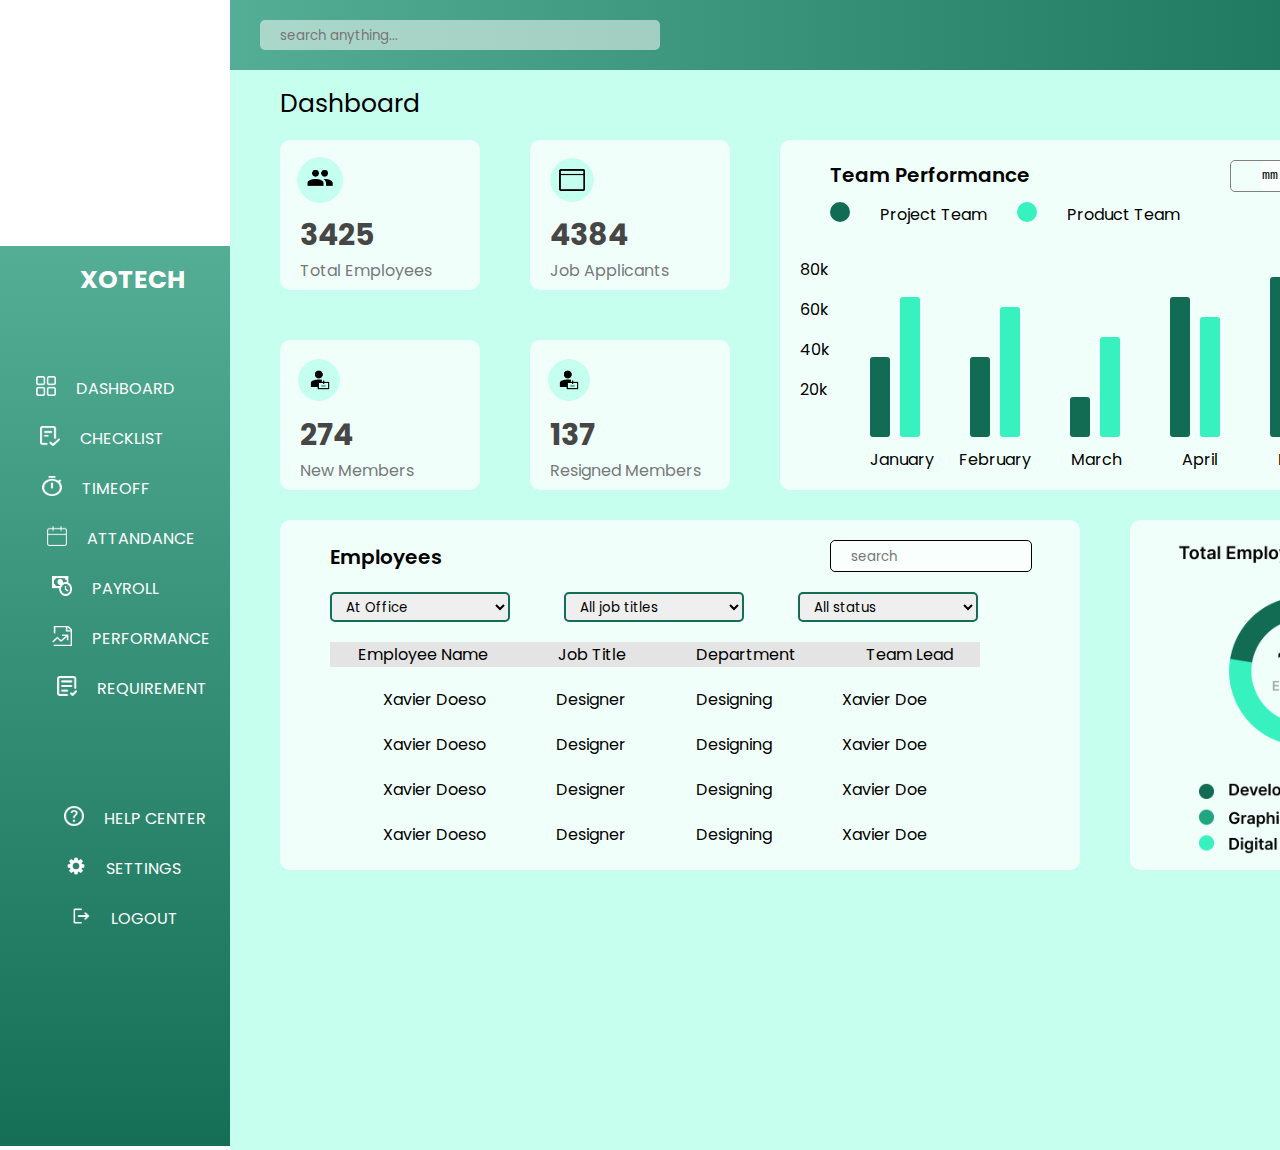
<file: index.html>
<!DOCTYPE html>
<html lang="en">

<head>
    <meta charset="UTF-8">
    <meta name="viewport" content="width=device-width, initial-scale=1.0">
    <link rel="stylesheet" href="style.css">
    <link rel="stylesheet" href="https://cdnjs.cloudflare.com/ajax/libs/font-awesome/5.15.4/css/all.min.css">
    <title>Document</title>
</head>

<body>

    <div class="head-nav">
        <input type="text" placeholder="search anything...">
        <img src="images/ant-design_message-outlined.png" alt="" srcset="" id="comment-icon">
        <img src="images/iconamoon_notification.png" alt="" srcset="" id="notification-icon">
        <img src="images/profile-icon.png" alt="" srcset="" id="profile-icon">
    </div>
    <div class="main-body">
        <p id="dashboard-title">Dashboard</p>
        <div class="first-row">
            <div class="half-first-row">
                <div class="total-employee">
                    <img src="images/total-emplyee.png" alt="" srcset="" id="icons">
                    <h2 class="count" data-count="5000">0</h2>
                    <p id="emplyee-type">Total Employees</p>
                </div>
                <div class="new-members">
                    <img src="images/new-members.png" alt="" srcset="" id="icons">
                    <h2 class="count" data-count="450">0</h2>
                    <p id="emplyee-type">New Members</p>
                </div>

            </div>
            <div class="half-second-row">
                <div class="job-applicants">
                    <img src="images/job-applicants.png" alt="" srcset="" id="icons">
                    <h2 class="count" data-count="6500">0</h2>
                    <p id="emplyee-type">Job Applicants</p>
                </div>
                <div class="resigned-members">
                    <img src="images/resigned-members.png" alt="" srcset="" id="icons">
                    <h2 class="count" data-count="200">0</h2>
                    <p id="emplyee-type">Resigned Members</p>
                </div>

            </div>
            <div class="team-performance">
                <p id="team-performance-title"> Team Performance</p>
                <div class="calender">
                    <input type="date" id="date">
                </div>
                <div class="color">
                    <div class="color1"></div>
                    <p>Project Team</p>
                    <div class="color2"></div>
                    <p>Product Team</p>
                </div>
                <div style="display: flex; margin-top: 10px;">
                    <div class="y-axis">
                        <p>80k</p>
                        <p>60k</p>
                        <p>40k</p>
                        <p>20k</p>
                    </div>
                    <div class="skill-bar1">
                        <div class="skill-per" style="max-height:40%"></div>
                    </div>
                    <div class="skill-bar2">
                        <div class="skill-per-even" style="max-height:70%"></div>
                    </div>
                    <div class="skill-bar3">
                        <div class="skill-per" style="max-height:40%"></div>
                    </div>
                    <div class="skill-bar4">
                        <div class="skill-per-even" style="max-height:65%"></div>
                    </div>
                    <div class="skill-bar5">
                        <div class="skill-per" style="max-height:20%"></div>
                    </div>
                    <div class="skill-bar6">
                        <div class="skill-per-even" style="max-height:50%"></div>
                    </div>
                    <div class="skill-bar7">
                        <div class="skill-per" style="max-height:70%"></div>
                    </div>
                    <div class="skill-bar8">
                        <div class="skill-per-even" style="max-height:60%"></div>
                    </div>
                    <div class="skill-bar9">
                        <div class="skill-per" style="max-height:80%"></div>
                    </div>
                    <div class="skill-bar10">
                        <div class="skill-per-even" style="max-height:60%"></div>
                    </div>
                    <div class="skill-bar11">
                        <div class="skill-per" style="max-height:40%"></div>
                    </div>
                    <div class="skill-bar12">
                        <div class="skill-per-even" style="max-height:70%"></div>
                    </div>
                </div>
                <div class="months">
                    <p id="jan">January</p>
                    <p id="feb">February</p>
                    <p id="mar">March</p>
                    <p id="apr">April</p>
                    <p id="may">May</p>
                    <p id="jun">June</p>
                </div>
            </div>
        </div>


        <div class="second-row">
            <div class="employees">
                <input type="text" placeholder="search" id="search-box">
                <p id="team-performance-titles"> Employees</p>

                <select name="" id="employees-dropdown">
                    <option value="">At Office</option>
                    <option value=""> Remote</option>
                </select>
                <select name="" id="employees-dropdown">
                    <option value="">All job titles</option>
                    <option value=""> HR</option>
                    <option value=""> UI/UX Designer</option>
                    <option value=""> Software Developer</option>
                </select>
                <select name="" id="employees-dropdown">
                    <option value="">All status</option>
                    <option value=""> Online</option>
                    <option value=""> Offline</option>
                </select>
                <div class="heading">
                    <p>Employee Name</p>
                    <p>Job Title</p>
                    <p>Department</p>
                    <p>Team Lead</p>
                </div>
                <div class="description">
                    <p>Xavier Doeso</p>
                    <p> Designer</p>
                    <p>Designing</p>
                    <p>Xavier Doe</p>
                </div>
                <div class="description">
                    <p>Xavier Doeso</p>
                    <p> Designer</p>
                    <p>Designing</p>
                    <p>Xavier Doe</p>
                </div>
                <div class="description">
                    <p>Xavier Doeso</p>
                    <p> Designer</p>
                    <p>Designing</p>
                    <p>Xavier Doe</p>
                </div>
                <div class="description">
                    <p>Xavier Doeso</p>
                    <p> Designer</p>
                    <p>Designing</p>
                    <p>Xavier Doe</p>
                </div>
            </div>
            <div class="employee-graph">
                <img src="images/Frame 8.png" alt="" srcset="" id="total-emplyee-img">
            </div>
        </div>


    </div>
    <div class="side-nav">
        <p id="logo">XOTECH</p>
        
            <div class="dashboard">
                <img src="images/Vector.png" alt="" srcset="" id="dashboard">
                <p>DASHBOARD</p>
            </div>
            <div class="checklist">
                <img src="images/Vector-1.png" alt="" srcset="" id="checklist">
                <p>CHECKLIST</p>
            </div>
            <div class="timeoff">
                <img src="images/Vector-2.png" alt="" srcset="" id="timeoff">
                <p>TIMEOFF</p>
            </div>
            <div class="attandance">
                <img src="images/Vector-3.png" alt="" srcset="" id="attandance">
                <p>ATTANDANCE</p>
            </div>
            <div class="payroll">
                <img src="images/Vector-4.png" alt="" srcset="" id="payroll">
                <p>PAYROLL</p>
            </div>
            <div class="performance">
                <img src="images/Vector-5.png" alt="" srcset="" id="performance">
                <p>PERFORMANCE</p>
            </div>
            <div class="requirement">
                <img src="images/Vector-6.png" alt="" srcset="" id="requirement">
                <p>REQUIREMENT</p>
            </div>
            <div class="help-center">
                <img src="images/Vector-7.png" alt="" srcset="" id="help-center">
                <p>HELP CENTER</p>
            </div>
            <div class="settings">
                <img src="images/lets-icons_setting-fill.png" alt="" srcset="" id="settings">
                <p>SETTINGS</p>
            </div>
            <div class="logout">
                <img src="images/line-md_logout.png" alt="" srcset="" id="logout">
                <p>LOGOUT</p>
            </div>

        
    </div>

    <script>
        const myNum = document.querySelectorAll('.count')
        console.log(myNum.innerText)
        let speed = 200;

        myNum.forEach((myCount) => {


            let target_count = myCount.dataset.count;
            let init_count = +myCount.innerText;
            // console.log(target_count)

            let new_increment_num = Math.floor(target_count / speed);

            const updateNumber = () => {
                init_count += new_increment_num;
                myCount.innerText = init_count;

                if (init_count < target_count) {
                    setTimeout(() => { updateNumber() }, 5)
                }
            }

            updateNumber();

        })


    </script>
</body>

</html>
</file>
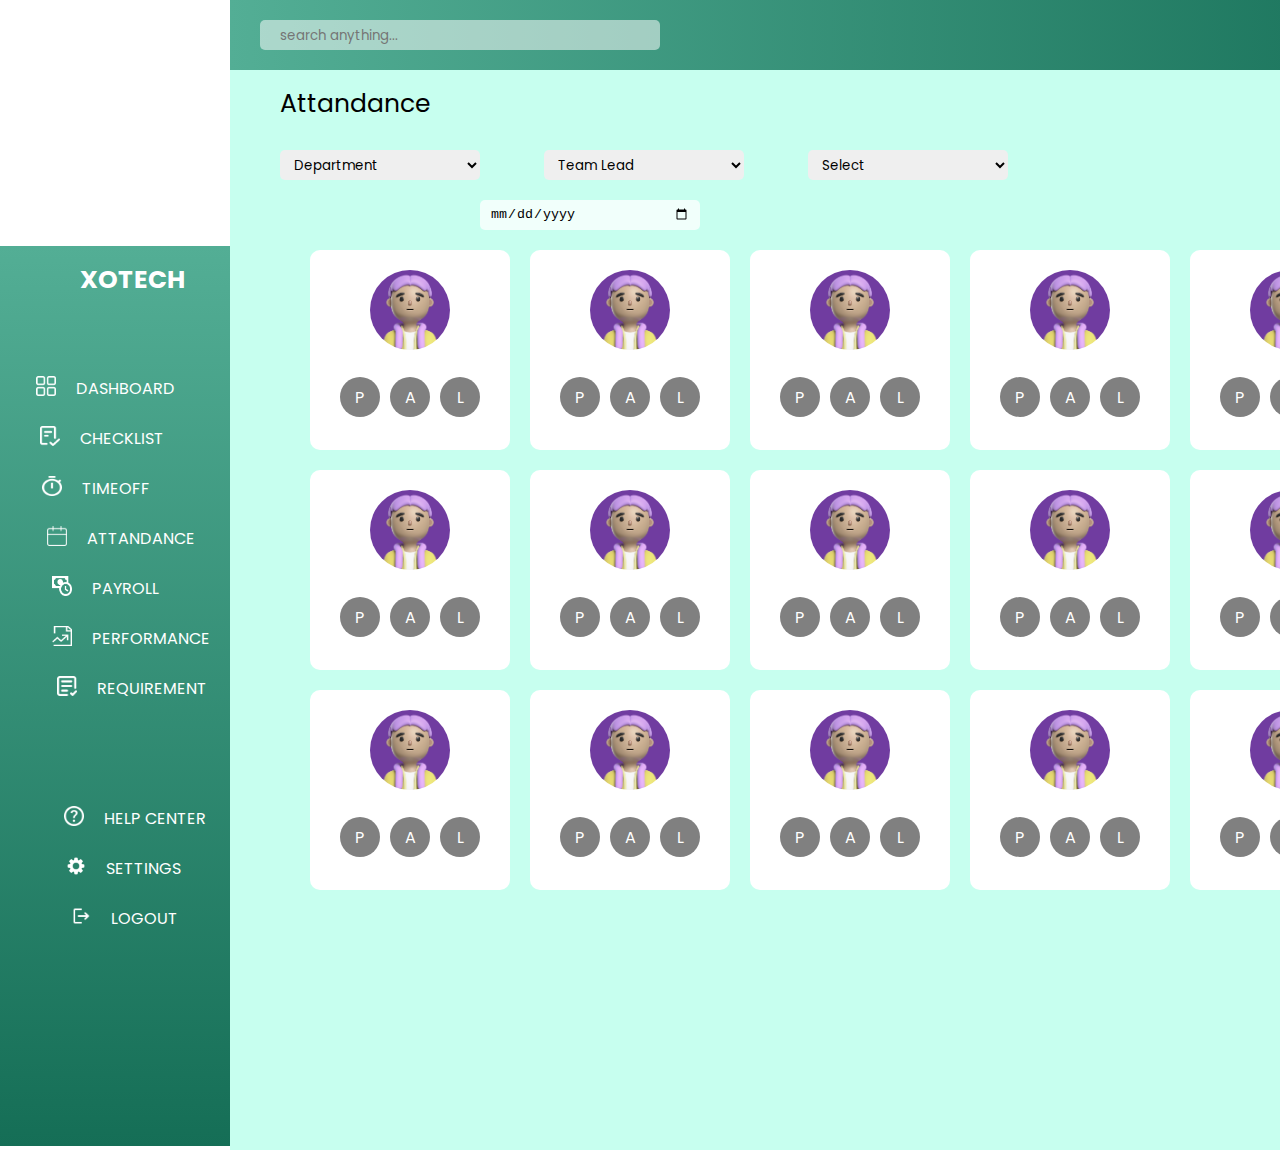
<file: attandance.html>
<!DOCTYPE html>
<html lang="en">

<head>
    <meta charset="UTF-8">
    <meta name="viewport" content="width=device-width, initial-scale=1.0">
    <link rel="stylesheet" href="style.css">
    <link rel="stylesheet" href="https://cdnjs.cloudflare.com/ajax/libs/font-awesome/5.15.4/css/all.min.css">
    <title>Document</title>
</head>

<body>

    <div class="head-nav">
        <input type="text" placeholder="search anything...">
        <img src="images/ant-design_message-outlined.png" alt="" srcset="" id="comment-icon">
        <img src="images/iconamoon_notification.png" alt="" srcset="" id="notification-icon">
        <img src="images/profile-icon.png" alt="" srcset="" id="profile-icon">
    </div>
    <div class="main-body">
        <p id="attandance-title">Attandance</p>
        <div class="category">
            <select name="" id="" class="department">
                <option value="">Department</option>
                <option value=""> HR</option>
                <option value=""> UI/UX Designer</option>
                <option value=""> Software Developer</option>
            </select>
            <select name="" id="" class="teamlead">
                <option value="">Team Lead</option>
                <option value="">Jasmine Rivera</option>
                <option value="">Xavier Thompson</option>
                <option value="">Maya Patel</option>
                <option value="">Elijah Ramirez</option>
                <option value="">Olivia Chang</option>
            </select>
            <select name="" id="" class="select">
                <option value="">Select</option>
                <option value="">Onsite</option>
                <option value="">Remote</option>
                <option value="">Hybride</option>
            </select>
            <input type="date" name="" id="date-attandance">

            <div class="first-row-attandance">
                <div class="attandance-record">
                    <img src="images/profile.jpg" alt="" srcset="" id="profile-picture">
                    <div class="record">
                        <div class="record-attandance" id="div1" onclick="selectDiv(1)">P</div>
                        <div class="record-attandance" id="div2" onclick="selectDiv(2)">A</div>
                        <div class="record-attandance" id="div3" onclick="selectDiv(3)">L</div>
                    </div>
                </div>
                <div class="attandance-record">
                    <img src="images/profile.jpg" alt="" srcset="" id="profile-picture">
                    <div class="record">
                        <div class="record-attandance" id="div4" onclick="selectDiv(4)">P</div>
                        <div class="record-attandance" id="div5" onclick="selectDiv(5)">A</div>
                        <div class="record-attandance" id="div6" onclick="selectDiv(6)">L</div>
                    </div>
                </div>
                <div class="attandance-record">
                    <img src="images/profile.jpg" alt="" srcset="" id="profile-picture">
                    <div class="record">
                        <div class="record-attandance" id="div7" onclick="selectDiv(7)">P</div>
                        <div class="record-attandance" id="div8" onclick="selectDiv(8)">A</div>
                        <div class="record-attandance" id="div9" onclick="selectDiv(9)">L</div>
                    </div>
                </div>
                <div class="attandance-record">
                    <img src="images/profile.jpg" alt="" srcset="" id="profile-picture">
                    <div class="record">
                        <div class="record-attandance" id="div10" onclick="selectDiv(10)">P</div>
                        <div class="record-attandance"id="div11" onclick="selectDiv(11)">A</div>
                        <div class="record-attandance"id="div12" onclick="selectDiv(12)">L</div>
                    </div>
                </div>
                <div class="attandance-record">
                    <img src="images/profile.jpg" alt="" srcset="" id="profile-picture">
                    <div class="record">
                        <div class="record-attandance" id="div13" onclick="selectDiv(13)">P</div>
                        <div class="record-attandance" id="div14" onclick="selectDiv(14)">A</div>
                        <div class="record-attandance" id="div15" onclick="selectDiv(15)">L</div>
                    </div>
                </div>
            </div>
            <div class="second-row-attandance">
                <div class="attandance-record">
                    <img src="images/profile.jpg" alt="" srcset="" id="profile-picture">
                    <div class="record">
                        <div class="record-attandance"id="div16" onclick="selectDiv(16)">P</div>
                        <div class="record-attandance"id="div17" onclick="selectDiv(17)">A</div>
                        <div class="record-attandance"id="div18" onclick="selectDiv(18)">L</div>
                    </div>
                </div>
                <div class="attandance-record">
                    <img src="images/profile.jpg" alt="" srcset="" id="profile-picture">
                    <div class="record">
                        <div class="record-attandance"id="div19" onclick="selectDiv(19)">P</div>
                        <div class="record-attandance"id="div20" onclick="selectDiv(20)">A</div>
                        <div class="record-attandance"id="div21" onclick="selectDiv(21)">L</div>

                    </div>
                </div>
                <div class="attandance-record">
                    <img src="images/profile.jpg" alt="" srcset="" id="profile-picture">
                    <div class="record">
                        <div class="record-attandance"id="div22" onclick="selectDiv(22)">P</div>
                        <div class="record-attandance"id="div23" onclick="selectDiv(23)">A</div>
                        <div class="record-attandance"id="div24" onclick="selectDiv(24)">L</div>
                    </div>
                </div>
                <div class="attandance-record">
                    <img src="images/profile.jpg" alt="" srcset="" id="profile-picture">
                    <div class="record">
                        <div class="record-attandance"id="div25" onclick="selectDiv(25)">P</div>
                        <div class="record-attandance"id="div26" onclick="selectDiv(26)">A</div>
                        <div class="record-attandance"id="div27" onclick="selectDiv(27)">L</div>
                    </div>
                </div>
                <div class="attandance-record">
                    <img src="images/profile.jpg" alt="" srcset="" id="profile-picture">
                    <div class="record">
                        <div class="record-attandance"id="div28" onclick="selectDiv(28)">P</div>
                        <div class="record-attandance"id="div29" onclick="selectDiv(29)">A</div>
                        <div class="record-attandance"id="div30" onclick="selectDiv(30)">L</div>
                    </div>
                </div>
            </div>
            <div class="third-row-attandance">
                <div class="attandance-record">
                    <img src="images/profile.jpg" alt="" srcset="" id="profile-picture">
                    <div class="record">
                        <div class="record-attandance"id="div31" onclick="selectDiv(31)">P</div>
                        <div class="record-attandance"id="div32" onclick="selectDiv(32)">A</div>
                        <div class="record-attandance"id="div33" onclick="selectDiv(33)">L</div>
                    </div>
                </div>
                <div class="attandance-record">
                    <img src="images/profile.jpg" alt="" srcset="" id="profile-picture">
                    <div class="record">
                        <div class="record-attandance"id="div34" onclick="selectDiv(34)">P</div>
                        <div class="record-attandance"id="div35" onclick="selectDiv(35)">A</div>
                        <div class="record-attandance"id="div36" onclick="selectDiv(36)">L</div>
                    </div>
                </div>
                <div class="attandance-record">
                    <img src="images/profile.jpg" alt="" srcset="" id="profile-picture">
                    <div class="record">
                        <div class="record-attandance"id="div37" onclick="selectDiv(37)">P</div>
                        <div class="record-attandance"id="div38" onclick="selectDiv(38)">A</div>
                        <div class="record-attandance"id="div39" onclick="selectDiv(39)">L</div>
                    </div>
                </div>
                <div class="attandance-record">
                    <img src="images/profile.jpg" alt="" srcset="" id="profile-picture">
                    <div class="record">
                        <div class="record-attandance"id="div40" onclick="selectDiv(40)">P</div>
                        <div class="record-attandance"id="div41" onclick="selectDiv(41)">A</div>
                        <div class="record-attandance"id="div42" onclick="selectDiv(42)">L</div>
                    </div>
                </div>
                <div class="attandance-record">
                    <img src="images/profile.jpg" alt="" srcset="" id="profile-picture">
                    <div class="record">
                        <div class="record-attandance"id="div43" onclick="selectDiv(43)">P</div>
                        <div class="record-attandance"id="div44" onclick="selectDiv(44)">A</div>
                        <div class="record-attandance"id="div45" onclick="selectDiv(45)">L</div>
                    </div>
                </div>
            </div>
        </div>
    </div>
    <div class="side-nav">
        <p id="logo">XOTECH</p>

        <div class="dashboard">
            <img src="images/Vector.png" alt="" srcset="" id="dashboard">
            <p>DASHBOARD</p>
        </div>
        <div class="checklist">
            <img src="images/Vector-1.png" alt="" srcset="" id="checklist">
            <p>CHECKLIST</p>
        </div>
        <div class="timeoff">
            <img src="images/Vector-2.png" alt="" srcset="" id="timeoff">
            <p>TIMEOFF</p>
        </div>
        <div class="attandance">
            <img src="images/Vector-3.png" alt="" srcset="" id="attandance">
            <p>ATTANDANCE</p>
        </div>
        <div class="payroll">
            <img src="images/Vector-4.png" alt="" srcset="" id="payroll">
            <p>PAYROLL</p>
        </div>
        <div class="performance">
            <img src="images/Vector-5.png" alt="" srcset="" id="performance">
            <p>PERFORMANCE</p>
        </div>
        <div class="requirement">
            <img src="images/Vector-6.png" alt="" srcset="" id="requirement">
            <p>REQUIREMENT</p>
        </div>
        <div class="help-center">
            <img src="images/Vector-7.png" alt="" srcset="" id="help-center">
            <p>HELP CENTER</p>
        </div>
        <div class="settings">
            <img src="images/lets-icons_setting-fill.png" alt="" srcset="" id="settings">
            <p>SETTINGS</p>
        </div>
        <div class="logout">
            <img src="images/line-md_logout.png" alt="" srcset="" id="logout">
            <p>LOGOUT</p>
        </div>
    </div>

    <script>
        var selectedDivs = new Array(15).fill(null); // Array to store selected divs for each candidate

        function selectDiv(index) {
            var candidateIndex = Math.floor((index - 1) / 3); // Calculate candidate index
            var groupStartIndex = candidateIndex * 3; // Calculate start index of the current group of three divs

            // Reset background color for the previously selected div in the same group
            var previousSelectedIndex = selectedDivs[candidateIndex];
            if (previousSelectedIndex !== null) {
                var previousSelectedDiv = document.getElementById('div' + (previousSelectedIndex + 1));
                previousSelectedDiv.style.backgroundColor = 'gray';
            }

            // Update selected div for the current candidate
            selectedDivs[candidateIndex] = index - 1;

            // Change background color for the selected div
            var selectedDiv = document.getElementById('div' + index);
            selectedDiv.style.backgroundColor = 'blue';
        }
    </script>
</body>

</html>
</file>
<file: style.css>
@import url('https://fonts.googleapis.com/css2?family=Poppins:ital,wght@0,100;0,200;0,300;0,400;0,500;0,600;0,700;0,800;0,900;1,100;1,200;1,300;1,400;1,500;1,600;1,700;1,800;1,900&display=swap');

:root {
    font-family: poppins;
}

::-webkit-scrollbar{
    display: none;
}


* {
    margin: 0;
    padding: 0;
    
}

.head-nav {
    position: fixed;
    display: flex;
    height: 70px;
    width: 100vw;
    background-image: linear-gradient(to right, #53AE95, #156E56);
    margin-left: 230px;
    margin-top: -70px;
    z-index: 100;
}

.side-nav {
    position: fixed;
    display: flex;
    height: 100vh;
    width: 230px;
    margin-top: -904px;
    background-image: linear-gradient(to bottom, #53AE95, #156E56)
}
.main-body {
    background-color: hsl(163, 100%, 89%);
    width: 90vw;
    height: 120vh;
    display: flex;
    margin-left: 230px;
    margin-top: 70px;
}
#logo {
    font-size: 25px;
    color: white;
    font-weight: 700;
    width: fit-content;
    margin-left: 80px;
    margin-top: 15px;
}

input {
    height: 30px;
    width: 400px;
    border-radius: 5px;
    border: none;
    background-color: rgba(255, 255, 255, 0.523);
    margin-top: 20px;
    margin-left: 30px;
}

::placeholder {
    padding-left: 20px;
    font-family: poppins;
}

#comment-icon {
    height: 40px;
    margin-left: 650px;
    margin-top: 12px;
}

#notification-icon {
    height: 40px;
    margin-left: 20px;
    margin-top: 12px;
}

#profile-icon {
    height: 50px;
    margin-left: 20px;
    margin-top: 10px;
}

#dashboard-title {
    font-size: 25px;
    margin-top: 15px;
    margin-left: 50px;
}

.first-row {
    display: flex;
    margin-top: 20px;
    margin-left: -140px;
    gap: 50px;

}

.total-employee,
.job-applicants,
.new-members,
.resigned-members {
    height: 150px;
    width: 200px;
    background-color: #F1FFFB;
    margin-top: 50px;
    border-radius: 10px;
}

.team-performance {
    height: 350px;
    width: 700px;
    background-color: #F1FFFB;
    margin-top: 50px;
    border-radius: 10px;
}

#icons {
    height: 50px;
    margin-left: 15px;
    margin-top: 15px;
}

h2 {
    font-size: 30px;
    color: #464646;
    margin-left: 20px;
}
#emplyee-type{
margin-left: 20px;
color: #777A79;
}
#team-performance-title{
    width: fit-content;
    display: flex;
    margin-top: 20px;
    margin-left: 50px;
    font-weight: 600;
    font-size: 20px;
}
#team-performance-titles{
    width: fit-content;
    display: flex;
    margin-top: -30px;
    margin-left: 50px;
    font-weight: 600;
    font-size: 20px;
}
.second-row{
    display: flex;
    margin-top: 400px;
    margin-left: -1200px;
    column-gap: 50px;
}
.employees
{
    height: 350px;
    width: 800px;
    background-color: #F1FFFB;
    margin-top: 50px;
    border-radius: 10px;
}
.employee-graph{
    height: 350px;
    width: 350px;
    background-color: #F1FFFB;
    margin-top: 50px;
    border-radius: 10px;
}
#search-box{
    height: 30px;
    width: 200px;
    border-radius: 5px;
    border: 1px solid;
    background-color: rgba(255, 255, 255, 0.523);
    margin-top: 20px;
    margin-left: 550px;
}
#employees-dropdown{
    width: 180px;
    height: 30px;
    border-radius: 5px;
    border: 2px solid #146D55;
    margin-left: 50px;
    margin-top: 20px;
}
option{
    cursor: pointer;
    font-family: poppins;
}
select{
    cursor: pointer;
    padding-left: 10px;
    font-family: poppins;
}
.heading
{
    display: flex;
    margin-left: 50px;
    column-gap: 70px;
    background-color: #E4E4E4;
    width: 650px;
    justify-content: center;
    margin-top: 20px;
}
.description{
    display: flex;
    margin-left: 50px;
    column-gap: 70px;
    width: 650px;
    justify-content: center;
    margin-top: 20px;
}
#total-emplyee-img{
    height: 350px;
    margin-left: 36px;
}
.y-axis{
    display: flex;
    height: 200px;
    width: 30px;
    margin-left: 20px;
    padding-top: 20px;
    flex-direction: column;
    row-gap: 15px;
}
.skill-bar1 {
    height: 200px;
    width: 20px;
    background: #F1FFFB;
    transform: rotate(180deg);
    margin-left: 40px;
 }
 .skill-bar2 {
    height: 200px;
    width: 20px;
    background: #F1FFFB;
    transform: rotate(180deg);
    margin-left: 10px;
 }
 .skill-bar3 {
    height: 200px;
    width: 20px;
    background: #F1FFFB;
    transform: rotate(180deg);
    margin-left: 50px;
 }
 .skill-bar4 {
    height: 200px;
    width: 20px;
    background: #F1FFFB;
    transform: rotate(180deg);
    margin-left: 10px;
 }
 .skill-bar5 {
    height: 200px;
    width: 20px;
    background: #F1FFFB;
    transform: rotate(180deg);
    margin-left: 50px;

 }
 .skill-bar6 {
    height: 200px;
    width: 20px;
    background: #F1FFFB;
    transform: rotate(180deg);
    margin-left: 10px;
 }
 .skill-bar7 {
    height: 200px;
    width: 20px;
    background: #F1FFFB;
    transform: rotate(180deg);
    margin-left: 50px;
 }
 .skill-bar8 {
    height: 200px;
    width: 20px;
    background: #F1FFFB;
    transform: rotate(180deg);
    margin-left: 10px;
 }
 .skill-bar9 {
    height: 200px;
    width: 20px;
    background: #F1FFFB;
    transform: rotate(180deg);
    margin-left: 50px;
 }
 .skill-bar10 {
    height: 200px;
    width: 20px;
    background: #F1FFFB;
    transform: rotate(180deg);
    margin-left: 10px;
 }
 .skill-bar11 {
    height: 200px;
    width: 20px;
    background: #F1FFFB;
    transform: rotate(180deg);
    margin-left: 50px;
 }
 .skill-bar12 {
    height: 200px;
    width: 20px;
    background: #F1FFFB;
    transform: rotate(180deg);
    margin-left: 10px;
 }
 .skill-per {
    height: 14px;
    height: 200px;
    width: 20px;
    background: #126C53;
    border-radius: 3px;
    position: relative;
    animation: fillBars 2.5s 1;
 }
 .skill-per-even {
    height: 14px;
    height: 200px;
    width: 20px;
    background: #37F1BE;
    border-radius: 3px;
    position: relative;
    animation: fillBars 2.5s 1;
 }
 
 .skill-per::before {
    content: attr(per);
    position: absolute;
    padding: 4px 6px;
    border-radius: 4px;
    font-size: 12px;
    top: -35px;
    right: 0;
    transform: translateX(50%);
 }
 
 .skill-per::after {
    content: "";
    position: absolute;
    width: 10px;
    height: 10px;
    top: -20px;
    right: 0;
    transform: translateX(50%) rotate(45deg);
    border-radius: 2px;
 }
 .skill-per-even::before {
    content: attr(per);
    position: absolute;
    padding: 4px 6px;
    border-radius: 4px;
    font-size: 12px;
    top: -35px;
    right: 0;
    transform: translateX(50%);
 }
 
 .skill-per-even::after {
    content: "";
    position: absolute;
    width: 10px;
    height: 10px;
    top: -20px;
    right: 0;
    transform: translateX(50%) rotate(45deg);
    border-radius: 2px;
 }
 
 @keyframes fillBars {
    from {
      height: 0;
    }
 
    to {
       height: 100%;
    }
 }
 .months{
    display: flex;
    width: 550px;
    height: 20px;
    margin-left: 90px;
    margin-top: -10px;
 }
 #feb{
    margin-left: 25px;
 }
 #mar{
    margin-left: 40px;
 }
 #apr{
    margin-left: 60px;
 }
 #may{
    margin-left: 60px;
 }
 #jun{
    margin-left: 65px;
 }
 .color{
    display: flex;
    margin-left: 50px;
    column-gap: 30px;
    margin-top: 10px;
 }
 .color1{
    height: 20px;
    width: 20px;
    border-radius: 50%;
    background-color: #126C53;
 }
 .color2{
    height: 20px;
    width: 20px;
    border-radius: 50%;
    background-color: #37F1BE;
 }
.calender{
    width: 200px;
    height: 30px;
    margin-top: -30px;
    margin-left: 450px;
    border: 1px solid gray;
    border-radius: 5px;
}
#date{
    margin-top: 0px;
    width: 150px;
}
#dashboard,#checklist,#timeoff,#attandance,#payroll,#performance,#requirement,#help-center,#settings,#logout
{
    height: 20px;
    width: 20px;
    display: flex;
}
.dashboard{
    display: flex;
    margin-top:130px;
    color: white;
    column-gap: 20px;
    margin-left: -150px;
}
.checklist
{
    display: flex;
    color: white;
    column-gap: 20px;
    margin-left: -135px;
    margin-top: 180px;
}
.timeoff
{
    display: flex;
    margin-top: 200px;
    color: white;
    column-gap: 20px;
    margin-left: -122px;
    margin-top: 230px;
}
.attandance
{
    display: flex;
    margin-top: 200px;
    color: white;
    column-gap: 20px;
    margin-left: -103px;
    margin-top: 280px;
}
.payroll{
    display: flex;
    margin-top: 200px;
    color: white;
    column-gap: 20px;
    margin-left: -143px;
    margin-top: 330px;
}
.performance
{
    display: flex;
    margin-top: 200px;
    color: white;
    column-gap: 20px;
    margin-left: -107px;
    margin-top: 380px;
}
.requirement
{
    display: flex;
    margin-top: 200px;
    color: white;
    column-gap: 20px;
    margin-left: -153px;
    margin-top: 430px;
}
.help-center{
    display: flex;
    margin-top: 200px;
    color: white;
    column-gap: 20px;
    margin-left: -143px;
    margin-top: 560px;
}
.settings{
    display: flex;
    margin-top: 200px;
    color: white;
    column-gap: 20px;
    margin-left: -140px;
    margin-top: 610px;
}
.logout{
    display: flex;
    margin-top: 200px;
    color: white;
    column-gap: 20px;
    margin-left: -110px;
    margin-top: 660px;
}


/* ATTANDANCE PAGE  */


#attandance-title {
    font-size: 25px;
    margin-top: 15px;
    margin-left: 50px;
}
.category{
    margin-top: 80px;
    margin-left: -150px;
}
select{
    width: 200px;
    height: 30px;
    border-radius: 5px;
    border: none;
    margin-left: 60px;
}
.department{
margin-left: 0px;
}
#date-attandance{
    width: 200px;
    margin-left:200px ;
    background-color:#F1FFFB;
    padding-left: 10px;
    padding-right: 10px;
}
.first-row-attandance{
display: flex;
justify-content:center ;
align-items: center;
text-align: center;
column-gap: 20px;
margin-top: 20px;
margin-left: 30px;

}
.second-row-attandance{
    display: flex;
    column-gap: 20px;
    margin-top: 20px;
    margin-left: 30px;
    justify-content:center ;
    align-items: center;
    text-align: center;
}
.third-row-attandance{
    display: flex;
    justify-content:center ;
    align-items: center;
    text-align: center;
    column-gap: 20px;
    margin-top: 20px;
    margin-left: 30px;
}
.attandance-record{
    height: 200px;
    width: 200px;
    background-color: white;
    border-radius: 10px;
}
#profile-picture{
    height: 80px;
    width: 80px;
    border-radius: 50%;
    margin-top: 20px;
}
.record{
display: flex;
justify-content: center;
column-gap: 10px;
margin-top: 20px;
}
.record-attandance{
    display: flex;
    text-align: center;
    align-items: center;
    justify-content: center;
    height: 40px;
    width: 40px;
    border-radius: 50%;
    background-color: gray; 
    color: white;
    
}
</file>
